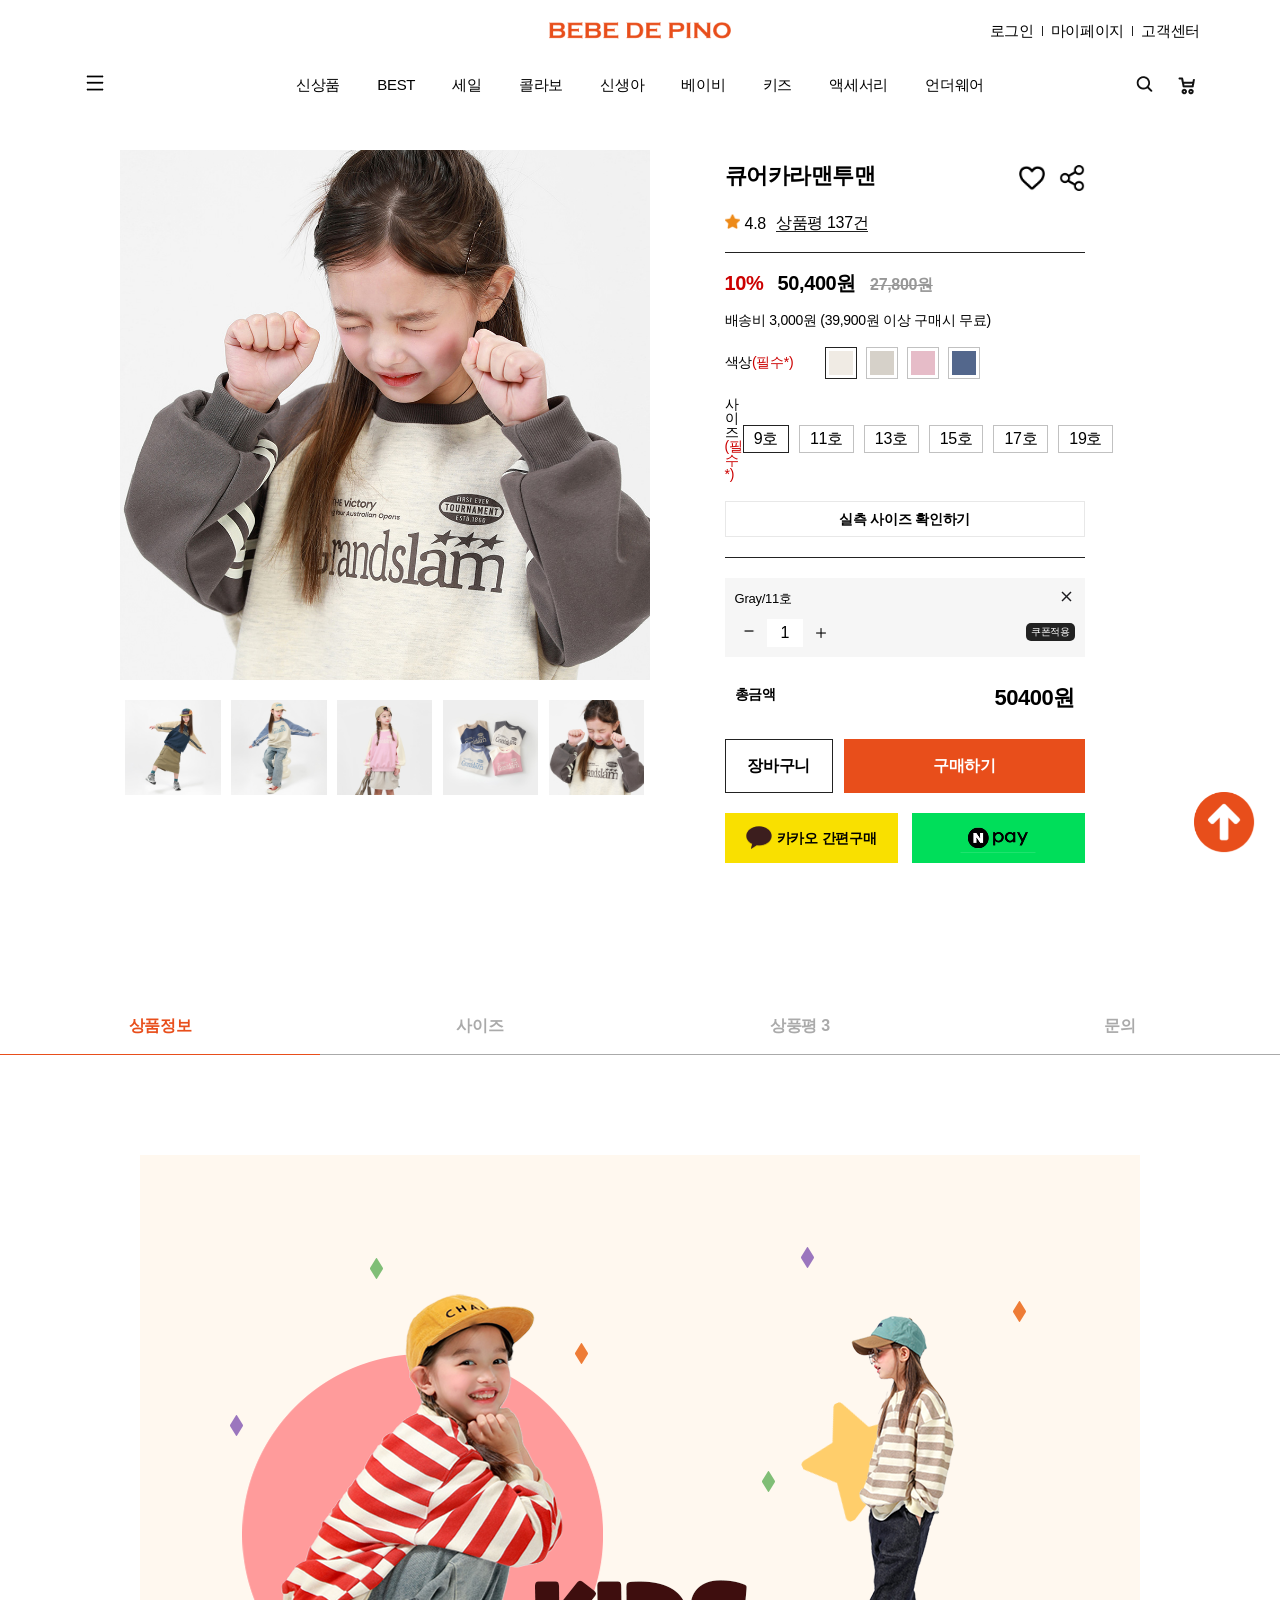
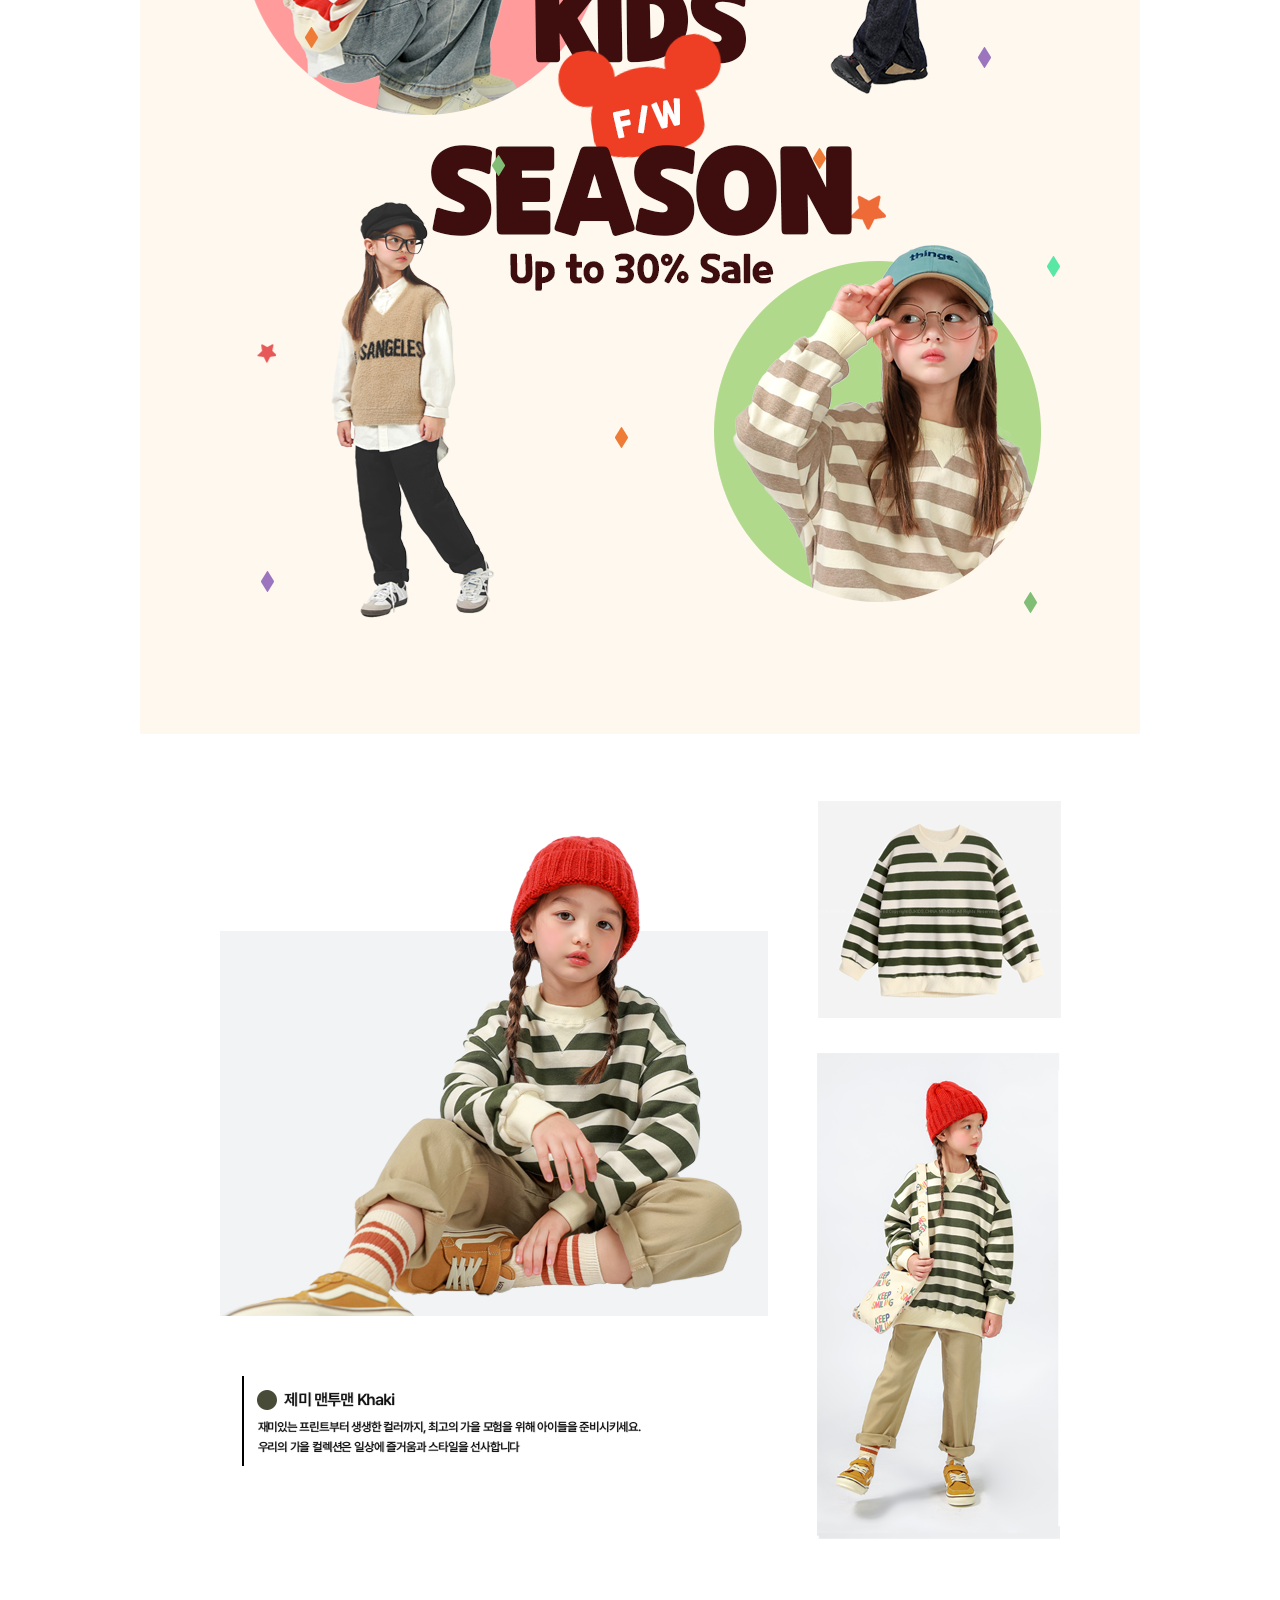
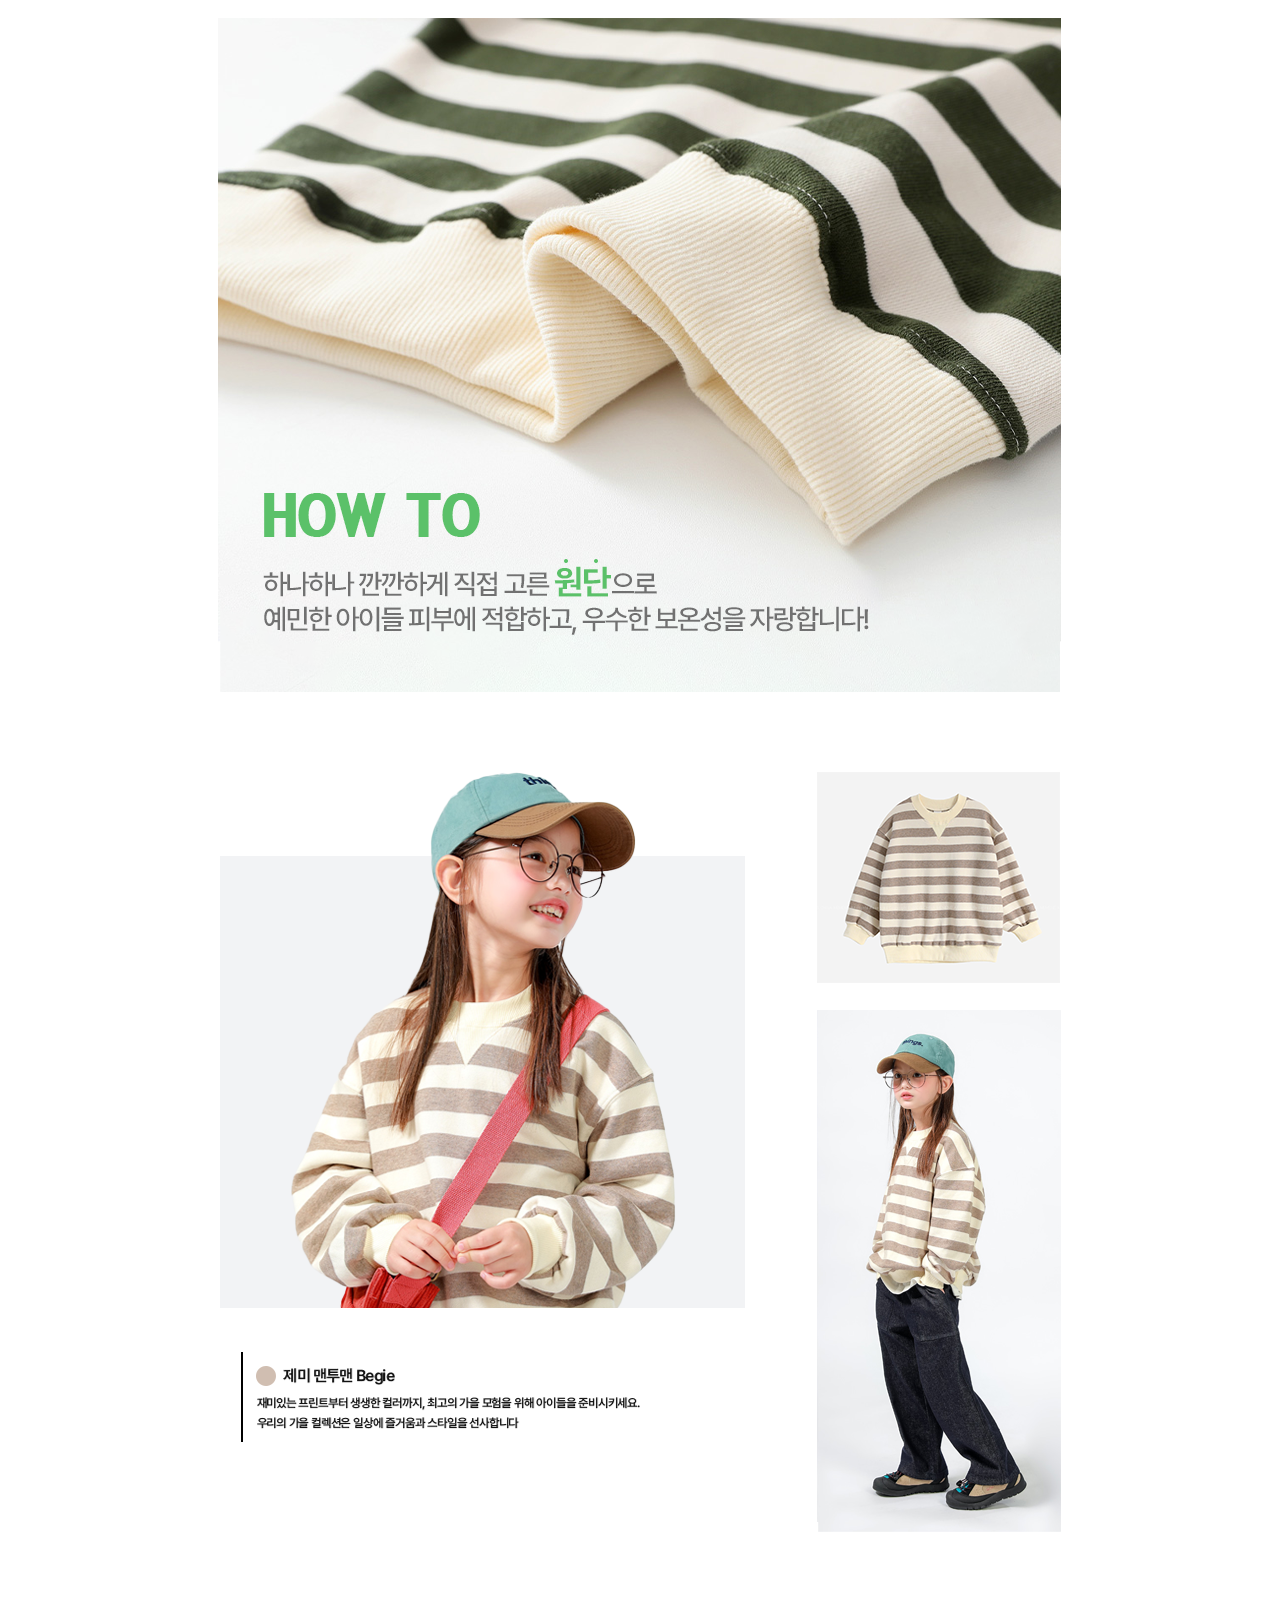
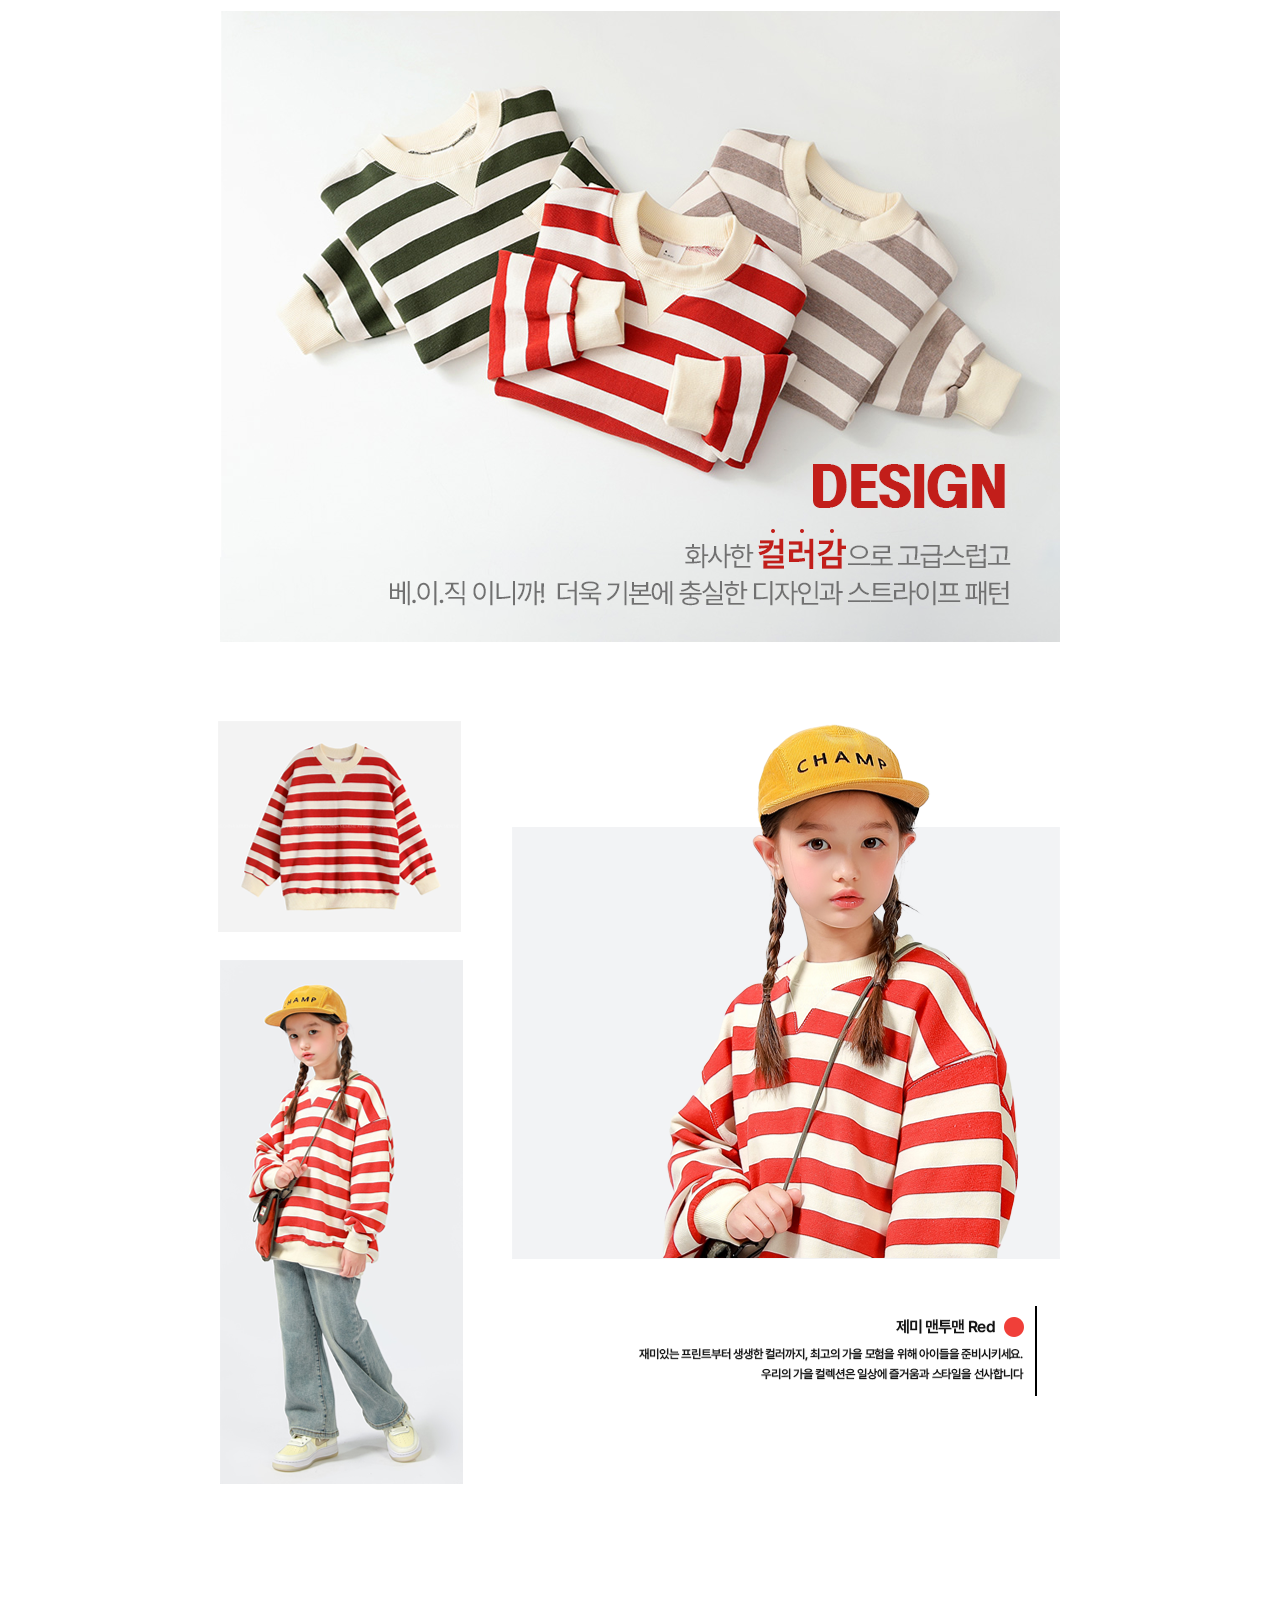
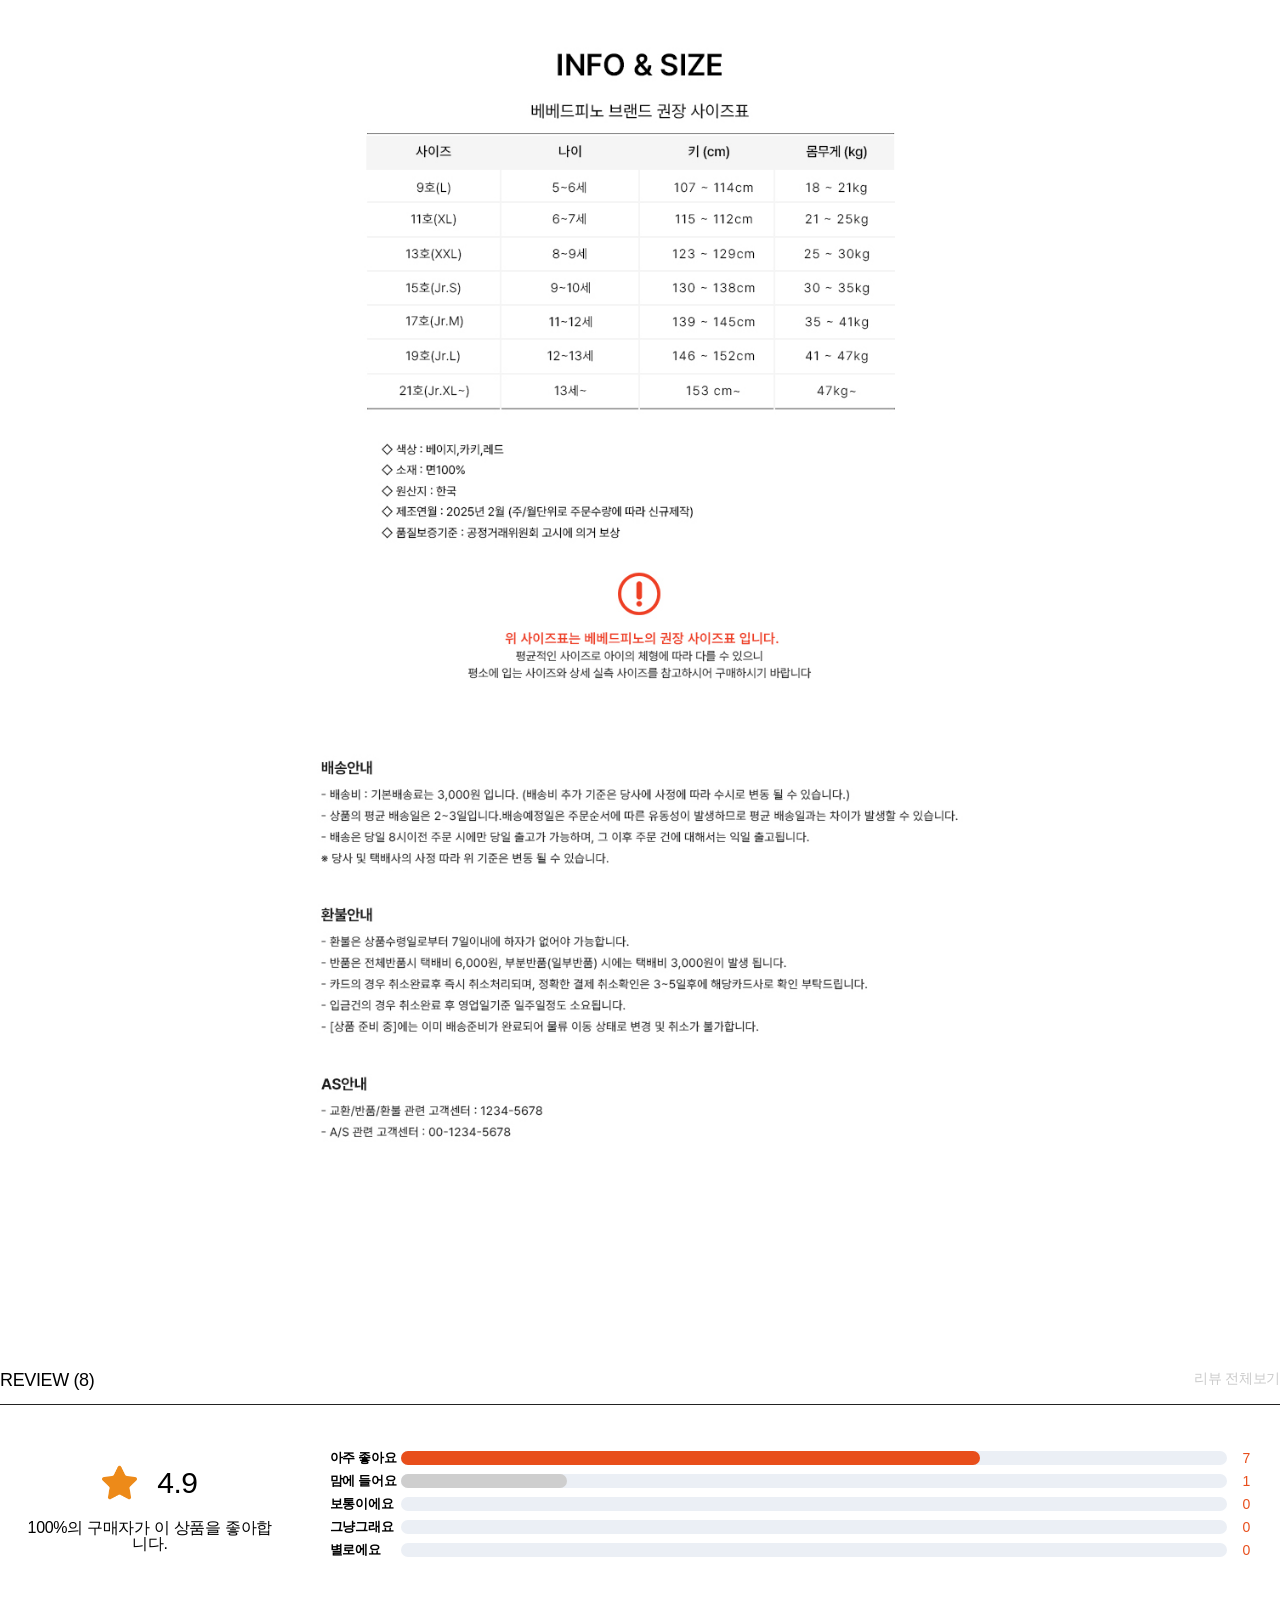
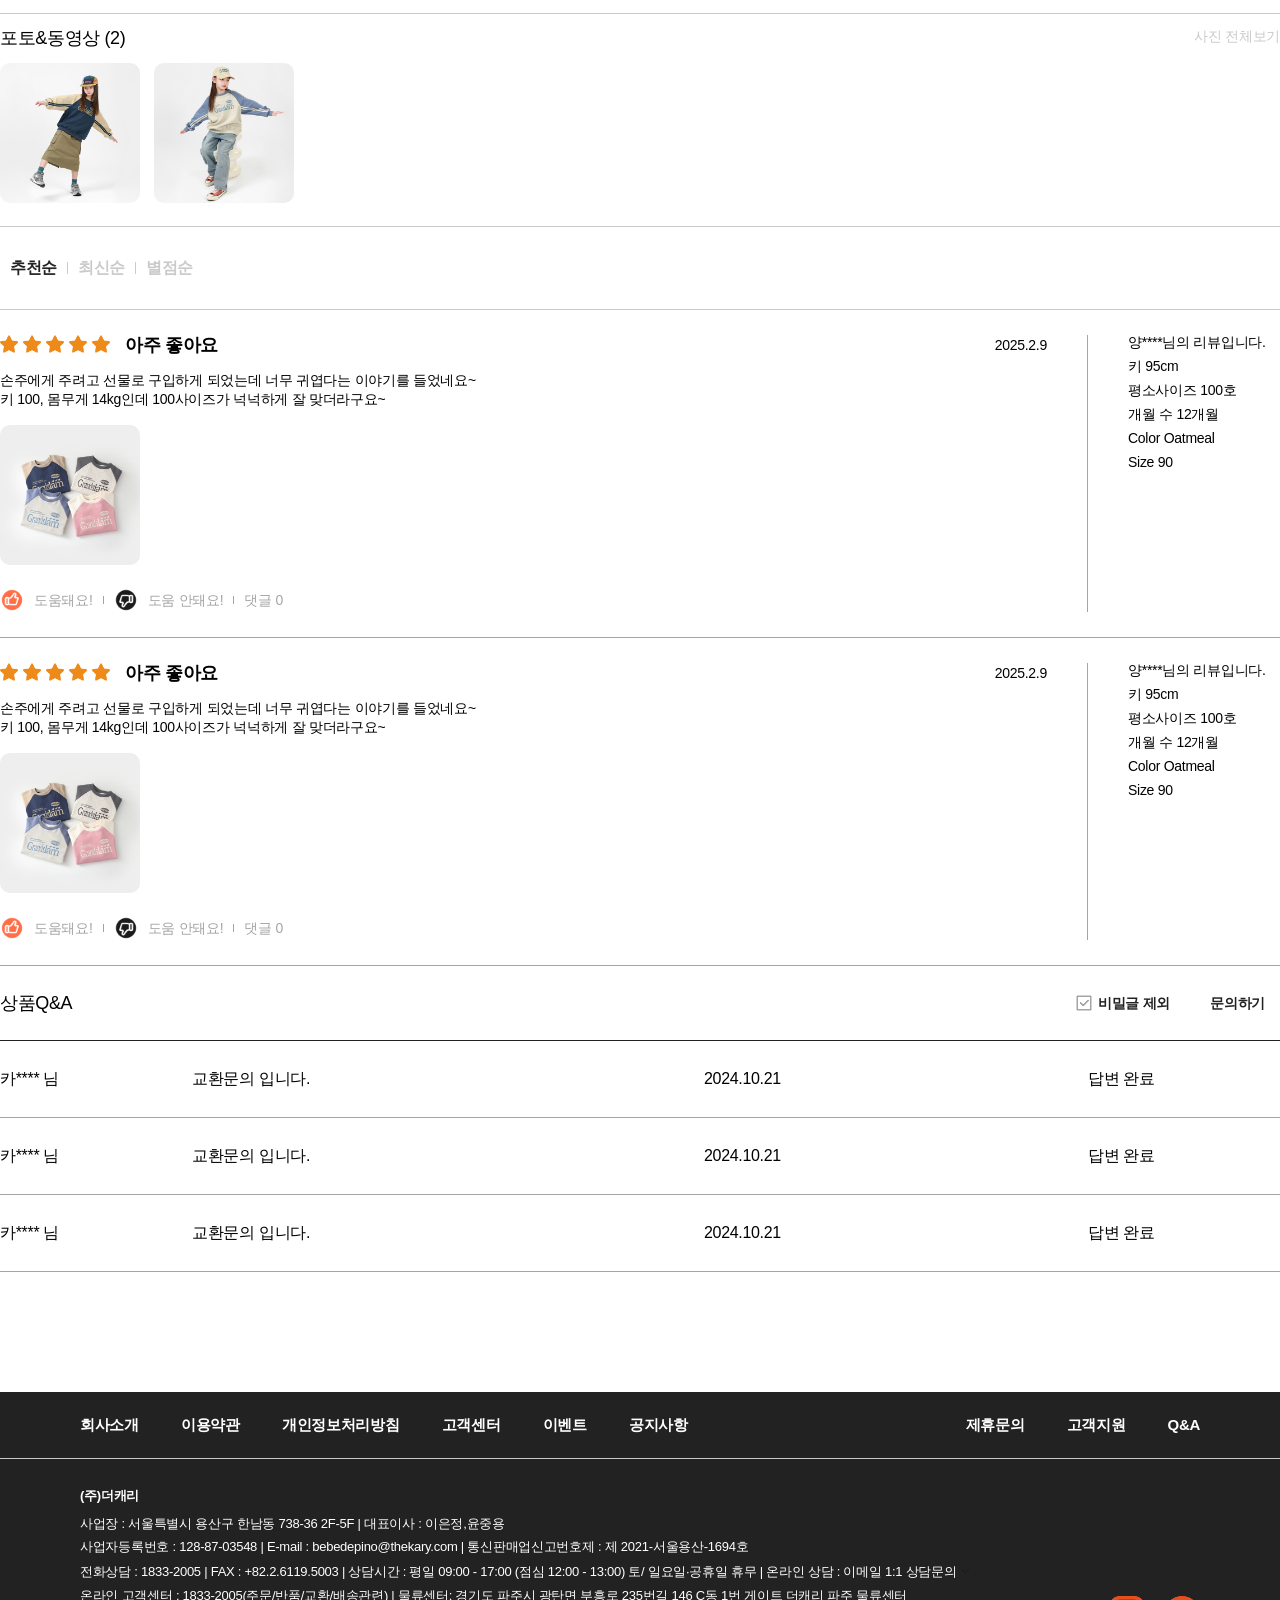
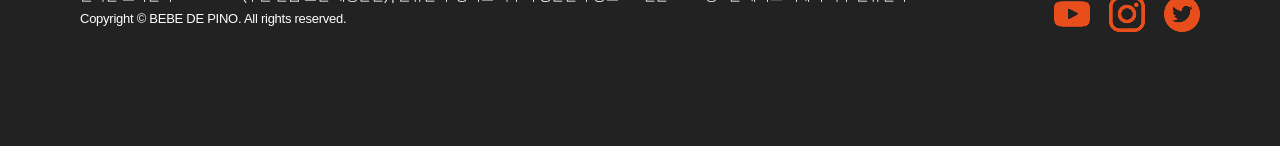
<file: sell_page.html>
<!DOCTYPE html>
<html lang="ko">
<head>
    <meta charset="UTF-8">
    <meta name="viewport" content="width=device-width, initial-scale=1.0">
    <title>bebe_de_pino | 큐어카라맨투맨 </title>
    <link rel="stylesheet" href="./styles/reset.css">
    <link rel="stylesheet" href="./styles/sell_page.css">
    <link rel="stylesheet" href="./styles/common.css">
    <link rel="stylesheet" href="./styles/sell_page_responsive.css">
    <script src="./scripts/index.js" defer></script>
    <script src="./scripts/sell_page.js" defer></script>
    <link rel="stylesheet" href="https://cdn.jsdelivr.net/npm/swiper@11/swiper-bundle.min.css"/>
    <script src="https://cdn.jsdelivr.net/npm/swiper@11/swiper-bundle.min.js"></script>
    <script src="https://cdnjs.cloudflare.com/ajax/libs/jquery/3.7.1/jquery.min.js"></script>
    <link rel="shortcut icon" href="./images/header/top_logo.png" type="image/x-icon">
    <link rel="icon" href="./images/header/top_logo.png" type="image/x-icon">
</head>
<body>
    <!-- 헤더 시작 -->
    <header>
        <div class="inner">
            <div class="top_header">
                <a class="logo" href="./index.html"><h1><img src="./images/header/rogo.png" alt="메인페이지로 가기"></h1></a>
                <div class="top_right_menu">
                    <a href="#">로그인</a>
                    <a href="#">마이페이지</a>
                    <a href="#">고객센터</a>
                </div>
            </div>
            <div class="btm_header">
                <a href="#" class="btm_left_menu"><img src="./images/header/menu.png" alt="메뉴열기"></a>
                <div class="btm_center_menu">
                    <a href="#">신상품</a>
                    <a href="#">BEST</a>
                    <a href="#">세일</a>
                    <a href="#">콜라보</a>
                    <a href="#">신생아</a>
                    <a href="#">베이비</a>
                    <a href="#">키즈</a>
                    <a href="#">액세서리</a>
                    <a href="#">언더웨어</a>
                </div>
                <div class="btm_rigth_menu">
                    <a href="#" class="search_btn"><img src="./images/header/ico_search.png" alt="검색"></a>
                    <a href="#"><img src="./images/header/ico_cart.png" alt="장바구니"></a>
                </div>
            </div>
        </div>
    </header>
    <!-- 헤더 종료 -->
    <!-- 위로가기 시작-->
    <div class="top_arrow">
        <a href="#top_arrow"><img src="./images/header/top_arrow.png" alt="위로가기"></a>
    </div>
    <!-- 위로가기 시작 -->
    <!-- 검색 기능 시작  -->
    <div class="search_aria">
        <a href="#" class="search_close"><img src="./images/header/close.png" alt=""></a>
        <div class="search_inner">
            <form action="#" method="get" id="Search">
                <input type="text" name="userSearch" id="userSearch" maxlength="30" placeholder="검색어를 입력해주세요.">
                <p><img src="./images/header/ico_search_large.png" alt=""></p>
            </form>
            <div class="btm_contents">
                <div class="suggest_search">
                    <h3>추천 검색어</h3>
                    <a href="#">1.와이키</a>
                    <a href="#">2.허니베어</a>
                    <a href="#">3.베니베어</a>
                    <a href="#">4.울오버</a>
                    <a href="#">5.맨투맨</a>
                    <a href="#">6.핑크엘리펀트</a>
                    <a href="#">7.러브데이지</a>
                </div>
                <div class="popular_search">
                    <h3>추천 검색어</h3>
                    <a href="#">1.후드티</a>
                    <a href="#">2.원피스</a>
                    <a href="#">3.티셔츠</a>
                    <a href="#">4.패딩</a>
                    <a href="#">5.가방</a>
                    <a href="#">6.모자</a>
                    <a href="#">7.디즈니</a>
                </div>
            </div>
        </div>
    </div>
    <!-- 검색 기능 시작  -->
    <!-- 메뉴 카테고리 시작  -->
    <div class="header_menu">
        <a href="#" class="menu_close"><img src="./images/header/close.png" alt=""></a>
        <ul class="menu_box">
            <li>
                <div class="menu-item"><a href="#">전체보기</a></div>
            </li>
            <li>
                <div class="menu-item"><a href="#">신상품</a><a href="#">+</a></div>
                <ul class="submenu">
                    <li><a href="#">2025 봄</a></li>
                    <li><a href="#">베이비</a></li>
                    <li><a href="#">키즈</a></li>
                    <li><a href="#">신생아</a></li>
                    <li><a href="#">디즈니</a></li>
                </ul>
            </li>
            <li>
                <div class="menu-item"><a href="#">BEST</a><a href="#">+</a></div>
                <ul class="submenu">
                    <li><a href="#">후드티</a></li>
                    <li><a href="#">티셔츠</a></li>
                    <li><a href="#">바람막이</a></li>
                    <li><a href="#">원피스</a></li>
                    <li><a href="#">맨투맨</a></li>
                </ul>
            </li>
            <li>
                <div class="menu-item"><a href="#">신생아</a><a href="#">+</a></div>
                <ul class="submenu">
                    <li><a href="#">울오버</a></li>
                    <li><a href="#">허니베어</a></li>
                    <li><a href="#">하트제이미</a></li>
                    <li><a href="#">브룩스베이비</a></li>
                    <li><a href="#">레이첼</a></li>
                </ul>
            </li>
            <li>
                <div class="menu-item"><a href="#">베이비</a><a href="#">+</a></div>
                <ul class="submenu">
                    <li><a href="#">상의</a></li>
                    <li><a href="#">하의</a></li>
                    <li><a href="#">수트&드레스</a></li>
                    <li><a href="#">아우터</a></li>
                    <li><a href="#">패딩</a></li>
                </ul>
            </li>
            <li>
                <div class="menu-item"><a href="#">키즈</a><a href="#">+</a></div>
                <ul class="submenu">
                    <li><a href="#">상의</a></li>
                    <li><a href="#">하의</a></li>
                    <li><a href="#">수트&드레스</a></li>
                    <li><a href="#">아우터</a></li>
                </ul>
            </li>
            <li>
                <div class="menu-item"><a href="#">언더웨어</a><a href="#">+</a></div>
                <ul class="submenu">
                    <li><a href="#">언더웨어</a></li>
                    <li><a href="#">파자마</a></li>
                    <li><a href="#">라운지웨어</a></li>
                    <li><a href="#">패밀리웨어</a></li>
                    <li><a href="#">액세서리</a></li>
                    <li><a href="#">펫웨어</a></li>
                    <li><a href="#">세일</a></li>
                    <li><a href="#">아울렛</a></li>
                </ul>
            </li>
            <li>
                <div class="menu-item"><a href="#">액세서리</a><a href="#">+</a></div>
                <ul class="submenu">
                    <li><a href="#">양말</a></li>
                    <li><a href="#">모자</a></li>
                    <li><a href="#">스카프&턱받이</a></li>
                    <li><a href="#">헤어 액세서리</a></li>
                    <li><a href="#">기타</a></li>
                </ul>
            </li>
            <li>
                <div class="menu-item"><a href="#">세일</a><a href="#">+</a></div>
                <ul class="submenu">
                    <li><a href="#">상의</a></li>
                    <li><a href="#">하의</a></li>
                    <li><a href="#">수트&드레스</a></li>
                    <li><a href="#">아우터</a></li>
                    <li><a href="#">패딩</a></li>
                </ul>
            </li>
        </ul>
    </div>
    <!-- 메뉴 카테고리 종료  -->
    <main>
        <div class="sell_container">
            <div class="sell_inner" id="top_arrow">
                <div class="left_contents">
                    <div class="sub_menu">
                        <div class="subBg sub_view1"><img src="./images/sell_page/seb_menu_001.jpg" alt=""></div>
                        <div class="subBg sub_view2"><img src="./images/sell_page/seb_menu_002.jpg" alt=""></div>
                        <div class="subBg sub_view3"><img src="./images/sell_page/seb_menu_003.jpg" alt=""></div>
                        <div class="subBg sub_view4"><img src="./images/sell_page/seb_menu_004.jpg" alt=""></div>
                        <div class="subBg sub_view5"><img src="./images/sell_page/seb_menu_005.jpg" alt=""></div>
                    </div>
                    <div class="main_bg"><img src="./images/sell_page/main_bg.jpg" alt=""></div>
                </div>
                <div class="right_contents">
                    <div class="right_inner">
                        <div class="item_title">
                            <div class="top_text">
                                <h2>큐어카라맨투맨</h2>
                                <div class="top_text_left">
                                    <a href="#" class="heart_on"></a>    
                                    <a href="#" class="share_on"></a>    
                                </div>
                            </div>
                            <div class="star_point">
                                <p><img src="./images/sell_page/star.png" alt=""><span>4.8</span></p>
                                <a href="#" class="review_text">상품평 137건</a>
                            </div>
                        </div>
                        <!-- 제목부터 ~ 별점까지 -->
                        <ul class="middle_title">
                            <li class="price_aria">
                                <span class="sale_persent">10%</span>
                                <em>50,400원</em>
                                <del>27,800원</del>
                            </li>
                            <li class="transfer_price">
                                <p>배송비 <span>3,000원 (39,900원 이상 구매시 무료)</span></p>
                            </li>
                            <li class="select_color">
                                <p>색상<span>(필수*)</span></p>
                                <div class="select_menu">
                                    <a href="#" class="active"><span id="gray"></span></a>
                                    <a href="#"><span id="white_gray"></span></a>
                                    <a href="#"><span id="pink"></span></a>
                                    <a href="#"><span id="chacol"></span></a>
                                </div>
                            </li>
                            <li class="select_size">
                                <p>사이즈<span>(필수*)</span></p>
                                <div class="size_aria">
                                    <a href="#" id="no_9" class="active">9호</a>
                                    <a href="#" id="no_11">11호</a>
                                    <a href="#" id="no_13">13호</a>
                                    <a href="#" id="no_15">15호</a>
                                    <a href="#" id="no_17">17호</a>
                                    <a href="#" id="no_19">19호</a>
                                </div>
                            </li>
                            <li class="size_check">
                                <a href="#"><span>실측 사이즈 확인하기</span></a>
                            </li>
                        </ul>
                        <div class="buy_value">
                            <div class="selling_info"><p>Gray/11호</p><a href="#" id="value_close"><img src="./images/sell_page/close.png" alt=""></a></div>
                            <div class="value_btn">
                                <div class="box">
                                <button type="button" id="numMinus"><img src="./images/sell_page/minus.png" alt=""></button>
                                <input type="number" name="num" id="num" value="1">
                                <button type="button" id="numPlus"><img src="./images/sell_page/plus.png" alt=""></button>
                                <!-- +버튼을 클릭할때마다 input의 value가 1씩 증가하기 --> 
                            </div>
                            <a href="#">쿠폰적용</a>
                            </div>
                        </div>
                        <div class="total_price">
                            <p class="total_left_text">총금액</p>
                            <p class="total_right_text"><em id="total_price_math">50400</em><span>원</span></p>
                        </div>
                        <div class="buy_btn">
                            <div class="top_buy">
                                <a href="#" class="cart">장바구니</a>
                                <a href="#" class="main_buy">구매하기</a>
                            </div>
                            <div class="simple_buy">
                                <a href="#"><img src="./images/sell_page/kakao.png" alt="카카오페이 결제"><span>카카오 간편구매</span></a>
                                <a href="#"><img src="./images/sell_page/naver.png" alt="네이버페이 결제"></a>
                            </div>
                        </div>
                    </div>
                </div>
            </div>
        </div>
        <div class="item_information">
            <a href="#details" class="active">상품정보</a>
            <a href="#size">사이즈</a>
            <a href="#review_area">상풍평 3</a>
            <a href="#qnaArea">문의</a>
        </div>
        <a href="#details" id="details" class="details_page">
            <img src="./images/sell_page/details_page.png" alt="">
        </a>
        <a href="#size" id="size" class="size_page">
            <img src="./images/sell_page/size.jpg" alt="">
        </a>
        <div class="review_aria">
            <div class="review_inner review">
                <div class="revier_container">
                    <div class="review_title"><h2>REVIEW (8)</h2><a href="#" id="review_area">리뷰 전체보기</a></div>
                    <div class="star_point_aria">
                        <div class="left_contents">
                            <div class="top_aria"><img src="./images/sell_page/star.png" alt=""><em>4.9</em></div>
                            <p>100%의 구매자가 이 상품을 좋아합니다.</p>
                        </div>
                        <div class="right_contents">
                            <div class="like_best">
                                <p>아주 좋아요</p>
                                <div class="like_bar"><div class="bar"></div></div>
                                <p class="like_num">7</p>
                            </div>
                            <div class="like_best">
                                <p>맘에 들어요</p>
                                <div class="like_bar"><div class="bar_gray"></div></div>
                                <p class="like_num">1</p>
                            </div>
                            <div class="like_best">
                                <p>보통이에요</p>
                                <div class="like_bar"><div class="bar_X"></div></div>
                                <p class="like_num">0</p>
                            </div>
                            <div class="like_best">
                                <p>그냥그래요</p>
                                <div class="like_bar"><div class="bar_X"></div></div>
                                <p class="like_num">0</p>
                            </div>
                            <div class="like_best">
                                <p>별로에요</p>
                                <div class="like_bar"><div class="bar_X"></div></div>
                                <p class="like_num">0</p>
                            </div>
                        </div>
                    </div>
                </div>
            </div>
            <div class="review_inner review">
                <div class="revier_container">
                    <div class="review_title photo"><h2>포토&동영상 (2)</h2><a href="#">사진 전체보기</a></div>
                    <div class="photo_bg">
                        <a href="#" class="photo1"><img src="./images/sell_page/seb_menu_001.jpg" alt=""></a>
                        <a href="#" class="photo2"><img src="./images/sell_page/seb_menu_002.jpg" alt=""></a>
                    </div>
                </div>
                <div class="review_category">
                    <a href="#" class="active">추천순</a>
                    <a href="#">최신순</a>
                    <a href="#">별점순</a>
                </div>
                <div class="user_review user1">
                    <div class="reviewleft">
                        <div class="top">
                            <div class="star_point">
                                <p><img src="./images/sell_page/star.png" alt=""></p>
                                <p><img src="./images/sell_page/star.png" alt=""></p>
                                <p><img src="./images/sell_page/star.png" alt=""></p>
                                <p><img src="./images/sell_page/star.png" alt=""></p>
                                <p><img src="./images/sell_page/star.png" alt=""></p>
                                <p>아주 좋아요</p>
                            </div>
                            <p>2025.2.9</p>
                        </div>
                        <p class="user_review_text">
                            손주에게 주려고 선물로 구입하게 되었는데 너무 귀엽다는 이야기를 들었네요~<br>
                            키 100, 몸무게 14kg인데 100사이즈가 넉넉하게 잘 맞더라구요~
                        </p>
                        <div class="photo_bg user_review_photo">
                            <a href="#" class="photo1"><img src="./images/sell_page/seb_menu_004.jpg" alt=""></a>
                        </div>
                        <div class="good_bad">
                            <a href="#"><img src="./images/sell_page/good.png" alt=""><span>도움돼요!</span></a>
                            <a href="#"><img src="./images/sell_page/bad.png" alt=""><span>도움 안돼요!</span></a>
                            <a href="#">댓글 0</a>
                        </div>
                    </div>
                    <ul class="reviewright">
                        <li>양****님의 리뷰입니다.</li>
                        <li>키 95cm</li>
                        <li>평소사이즈 100호</li>
                        <li>개월 수 12개월</li>
                        <li>Color Oatmeal</li>
                        <li>Size 90</li>
                    </ul>
                </div>
                <div class="user_review user2">
                    <div class="reviewleft">
                        <div class="top">
                            <div class="star_point">
                                <p><img src="./images/sell_page/star.png" alt=""></p>
                                <p><img src="./images/sell_page/star.png" alt=""></p>
                                <p><img src="./images/sell_page/star.png" alt=""></p>
                                <p><img src="./images/sell_page/star.png" alt=""></p>
                                <p><img src="./images/sell_page/star.png" alt=""></p>
                                <p>아주 좋아요</p>
                            </div>
                            <p>2025.2.9</p>
                        </div>
                        <p class="user_review_text">
                            손주에게 주려고 선물로 구입하게 되었는데 너무 귀엽다는 이야기를 들었네요~<br>
                            키 100, 몸무게 14kg인데 100사이즈가 넉넉하게 잘 맞더라구요~
                        </p>
                        <div class="photo_bg user_review_photo">
                            <a href="#" class="photo1"><img src="./images/sell_page/seb_menu_004.jpg" alt=""></a>
                        </div>
                        <div class="good_bad">
                            <a href="#"><img src="./images/sell_page/good.png" alt=""><span>도움돼요!</span></a>
                            <a href="#"><img src="./images/sell_page/bad.png" alt=""><span>도움 안돼요!</span></a>
                            <a href="#">댓글 0</a>
                        </div>
                    </div>
                    <ul class="reviewright">
                        <li>양****님의 리뷰입니다.</li>
                        <li>키 95cm</li>
                        <li>평소사이즈 100호</li>
                        <li>개월 수 12개월</li>
                        <li>Color Oatmeal</li>
                        <li>Size 90</li>
                    </ul>
                </div>
            </div>
            <div class="review_inner review">
                <div class="revier_container">
                    <div class="review_title qnaTitle">
                        <h2>상품Q&A</h2>
                        <div class="right_contents checkbox_aria">
                            <p class="qnaArea">
                                <input type="checkbox" name="check_box" value="agree_on" id="agree1">
                                <label for="agree1"><span>비밀글 제외</span></label>
                            </p>
                            <a href="#">문의하기</a>
                        </div>
                    </div>
                </div>
                <div class="user_qna_contents">
                    <div class="user_qna">
                        <a href="#">
                            <p>카**** 님</p>
                            <p>교환문의 입니다.</p>
                            <p>2024.10.21</p>
                            <p>답변 완료</p>
                        </a>
                    </div>
                    <div class="user_qna">
                        <a href="#">
                            <p>카**** 님</p>
                            <p>교환문의 입니다.</p>
                            <p>2024.10.21</p>
                            <p>답변 완료</p>
                        </a>
                    </div>
                    <div class="user_qna">
                        <a href="#">
                            <p>카**** 님</p>
                            <p>교환문의 입니다.</p>
                            <p>2024.10.21</p>
                            <p>답변 완료</p>
                        </a>
                    </div>
                </div>
            </div>
        </div>
    </main>
    <footer>
        <div class="footer_top">
            <div class="footer_menu">
                <div class="left_menu">
                    <a href="#">회사소개</a>
                    <a href="#">이용약관</a>
                    <a href="#">개인정보처리방침</a>
                    <a href="#">고객센터</a>
                    <a href="#">이벤트</a>
                    <a href="#">공지사항</a>
                </div>
                <div class="right_menu">
                    <a href="#">제휴문의</a>
                    <a href="#">고객지원</a>
                    <a href="#">Q&A</a>
                </div>
            </div>
        </div>
        <!-- footer 시작 -->
        <div class="footer_btm">
            <div class="footer_btm_left">
                <h2>(주)더캐리</h2>
                <p>사업장 : 서울특별시 용산구 한남동 738-36 2F-5F  |  대표이사 : 이은정,윤중용</p>
                <address>사업자등록번호 : 128-87-03548  |  E-mail : bebedepino@thekary.com  |  통신판매업신고번호제 : 제 2021-서울용산-1694호 </address>
                <p>전화상담 : 1833-2005 | FAX : +82.2.6119.5003 | 상담시간 : 평일 09:00 - 17:00 (점심 12:00 - 13:00) 토/ 일요일·공휴일 휴무  |  온라인 상담 : 이메일 1:1 상담문의 <a href="#"><img src="./images/index/down_arrow.png" alt=""></a></p>
                <p>온라인 고객센터 : 1833-2005(주문/반품/교환/배송관련) | 물류센터: 경기도 파주시 광탄면 부흥로 235번길 146 C동 1번 게이트 더캐리 파주 물류센터</p>
                <p>Copyright © BEBE DE PINO. All rights reserved.</p>
            </div>
            <div class="footer_btm_right">
                <a href="#"><img src="./images/index/twitter.png" alt=""></a>
                <a href="#"><img src="./images/index/instar.png" alt=""></a>
                <a href="#"><img src="./images/index/youtube.png" alt=""></a>
            </div>
        </div> 
        <!-- footer 종료 -->
    </footer>
    <!-- footer 종료 -->
</body>
</html>
</file>
<file: styles/sell_page.css>
body{
    width: 100%;
}
main{
    padding-top: 230px;
}
main .sell_container{
    margin-bottom: 120px;
}
main .sell_container .sell_inner{
    width: 100%;
    padding: 0 120px;
    margin: 0 auto;
    display: flex;
}
main .sell_container .main_bg {
    margin-left: 32px;
    width: 100%;
}
main .sell_container .main_bg img{
    width: 100%;
}
main .sell_container .sell_inner{}
main .sell_container .left_contents{
    display: flex;
    width: 100%;
}
main .sell_container .sub_menu{
    width: 17.3%;
}
main .sell_container .sub_menu .subBg{
    padding-bottom: 21px;
}
main .sell_container .subBg{
}
main .sell_container .subBg img{
    width: 100%;
}
.top_arrow{
    position: fixed; z-index: 999; right: 2%; bottom: 5%;
}
.top_arrow a img{
    width: 60px;
}
.right_contents{
    width: 90%;
    align-content: center;
}
.right_contents .right_inner{
    width: 75%; margin: 0 auto;
}
.right_contents .item_title{
}
.right_contents .item_title .top_text{
    display: flex;
    justify-content: space-between;
}
.top_text_left .heart_on{
    background-image: url(../images/sell_page/heart.png);
    background-size: cover;
    width: 26px; height: 26px;
    display: inline-block;
    content: '';
}
.top_text_left .heart_on:hover{
    background-image: url(../images/sell_page/heart_on.png);
    background-size: cover;
    width: 26px; height: 26px;
    display: inline-block;
    content: '';
}
.top_text_left .share_on{
    background-image: url(../images/sell_page/share.png);
    background-size: cover;
    width: 26px; height: 26px;
    display: inline-block;
    content: '';
}
.top_text_left .share_on:hover{
    background-image: url(../images/sell_page/share_on.png);
    background-size: cover;
    width: 26px; height: 26px;
    display: inline-block;
    content: ''; 
}
.right_contents .item_title .top_text .share_on img{}
.right_contents .item_title .top_text .top_text_left a:last-child{
    margin-left: 10px;
}
.right_contents .item_title .top_text h2{
    font-size: 1.375rem;
    font-weight: 600;
}
.right_contents .item_title .top_text a{}
.right_contents .item_title .top_text a img{
    width: 26px;
}
.right_contents .item_title .star_point{
    display: flex;
    align-items: center;
    padding: 20px 0;
    border-bottom: 1.5px solid #222;
}
.right_contents .item_title .star_point p{margin-right: 5px;}
.right_contents .item_title .star_point p img{
    width: 15px;
    margin-right: 5px;
}
.right_contents .item_title .star_point span{}
.right_contents .item_title .star_point .review_text{
    border-bottom:1px solid #222 ;
    margin-left: 5px;
}
.right_contents .middle_title{
}
.right_contents .middle_title {}
.right_contents .middle_title li{}
.right_contents .middle_title .price_aria{
    padding: 20px 0;
}
.right_contents .middle_title li .sale_persent{
    font-size: 1.25rem; color: #CC0000;
    font-weight: 700;
    margin-right: 10px;
}
.right_contents .middle_title li em{
    font-size: 1.25rem; font-weight: 700;
    margin-right: 10px;
}
.right_contents .middle_title li del{
    color: #979797;
    font-size:1rem; font-weight: 600;
}
.right_contents .middle_title .transfer_price {
    margin-bottom: 20px;
}
.right_contents .middle_title .transfer_price p,
.right_contents .middle_title .transfer_price p span{
    font-size: 0.875rem;
}
.right_contents .middle_title .select_color{
    display: flex;
    align-content: center;
    margin-bottom: 10px;
}
.right_contents .middle_title .select_color p{
    font-size: 0.875rem;
    font-weight: 500;
    align-content: center;
    width: 100px;
}
.right_contents .middle_title .select_color p span{
    font-size: 0.875rem;
    font-weight: 500;
    color: #CC0000;
}
.right_contents .middle_title .select_color .select_menu{
    height: 30px;
    align-content: center;
}
.right_contents .middle_title .select_color .active{
    border: 1px solid #222;
}
.right_contents .middle_title .select_size .active{
    border: 1px solid #222;
}
.right_contents .middle_title .select_color a{
    border: 1px solid #C1C1C1;
    background-color: #fff;
    display: inline-block; text-align: center;
    padding-top: 3px;
    margin-right: 5px;
    width: 32px;
    height: 32px;
}
.right_contents .middle_title .select_color #gray{
    background-color: #F0EBE4;
    width: 24px; height: 24px;
    display: inline-block;
}
.right_contents .middle_title .select_color #white_gray{
    background-color: #D6D1C9;
    width: 24px; height: 24px;
    display: inline-block;
}
.right_contents .middle_title .select_color #pink{
    background-color: #E6BCC8;
    width: 24px; height: 24px;
    display: inline-block;
}
.right_contents .middle_title .select_color #chacol{
    background-color: #53678C;
    width: 24px; height: 24px;
    display: inline-block;
}
.right_contents .middle_title .select_size{
    display: flex;
    align-items: center;
    margin: 20px 0;
}
.right_contents .middle_title .select_size p{
    font-size: 0.875rem;
    font-weight: 500;
    width: 100px;
}
.right_contents .middle_title .select_size p span{
    font-size: 0.875rem;
    font-weight: 500;
    color: #CC0000;
}
.right_contents .middle_title .select_size .size_aria{
    display: flex;
}
.right_contents .middle_title .select_size a{
    padding: 5px 10px;
    border: 1px solid #C1C1C1;
    margin-right: 10px;
    white-space: nowrap;
}
.right_contents .middle_title .select_size #no_9{}
.right_contents .middle_title .select_size #no_11{}
.right_contents .middle_title .select_size #no_13{}
.right_contents .middle_title .select_size #no_15{}
.right_contents .middle_title .select_size #no_17{}
.right_contents .middle_title .select_size #no_19{}
.right_contents .size_check:hover span {border: 1px solid #222;}
.right_contents .size_check {
    margin-top: 10px;
    padding-bottom: 20px;
    border-bottom: 1px solid #222;
}
.right_contents .size_check span{
    display: block;
    text-align: center;
    padding: 10px 0;
    border: 1px solid #E8E8E8;
    font-size:0.875rem; font-weight: 600;
}
.right_contents .buy_value{
    background-color: #F6F6F6;
    padding: 10px 10px;
    margin-top: 20px;
}
.right_contents .buy_value .selling_info{
    display: flex;
    align-items: center;
    justify-content: space-between;
    margin-bottom: 10px;
}
.right_contents .buy_value p{
    font-size: 0.8125rem;
}
.right_contents .buy_value .selling_btm_info{
    display: flex;
    justify-content: space-between;
}
.right_contents .buy_value .selling_btm_info button{
    background-color: #fff;
}
.right_contents .buy_value .box{}
.right_contents .buy_value .value_btn{
    display: flex; align-items: center;
    justify-content: space-between;
}
.right_contents .buy_value .value_btn a{
    font-size:0.625rem;
    color: #fff;
    background-color: #222; align-content: center;
    display: inline; 
    padding: 0 5px; height: 18px;
    border-radius: 5px;
}
.right_contents .buy_value #numMinus {width: 28px; height: 28px;}
.right_contents .buy_value #numMinus img{
    width: 14px;
}
.right_contents .buy_value #num{
    width: 36px; height: 28px; text-align: center;
}
.right_contents .buy_value #numPlus {width: 28px; height: 28px;}
.right_contents .buy_value #numPlus img{
    width: 10px;
}
.right_contents .buy_value .selling_btm_info a{
    align-content: center; font-size: 0.625rem;
    background-color: #222; border-radius: 5px;
    color: #fff;
    padding: 3px 10px;
}
.right_contents .total_price{
    display: flex;
    justify-content: space-between;
    padding: 10px 10px;
    margin: 20px 0;
}
.right_contents .total_price .total_left_text{
    font-size: 0.875rem;
    font-weight: 600;
}
.right_contents .total_price .total_right_text em{
    font-size: 1.375rem;
    font-weight: 600;
}
.right_contents .total_price .total_right_text span{
    font-size: 1.375rem;
    font-weight: 600;
}
.right_contents .buy_btn{

}
.right_contents .buy_btn .top_buy{
    text-align: center;
    display: flex;
    justify-content: space-between;
    margin: 20px 0;
}
.right_contents .buy_btn .top_buy .cart{
    width: 30%;
    display: inline-block;
    padding: 18px 0;
    border: 1px solid #222;
    font-weight: 600;
}
.right_contents .buy_btn .top_buy .main_buy{
    width: 67%;
    display: inline-block;
    padding: 18px 0;
    background-color: #E84E1B;
    border: 1px solid #E84E1B;
    color: #fff;
    font-weight: 700;
}
.right_contents .simple_buy{
    display: flex;
    justify-content: space-between;
}
.right_contents .simple_buy a{
    display: flex;
    width: 48%;
    text-align: center;
    padding: 10px 0;
    align-items: center;
    justify-content: center;
    font-weight: 700;
}
.right_contents .simple_buy a:first-child img:first-child{
    width: 26px;
    height: 23.93px;
}
.right_contents .simple_buy a img{
    display: inline-block;
}
.right_contents .simple_buy a span{
    display: block;
    align-content: center;
    margin-left: 5px;
    font-size: 0.875rem;
    font-weight: 600;
}
.right_contents .simple_buy a:first-child{
    background: #F9E000; 
}
.right_contents .simple_buy a:last-child{
    background: #00DE5A;
}

/* 상품정보 영역 시작 */
.item_information{
    max-width: 1400px; margin: 0 auto;
    display: flex;
}
.item_information a{
    display: inline-block;
    width: calc(1400px / 4);
    padding: 20px 0;
    text-align: center;
    border-bottom: 1px solid #aaa;
    font-weight: 600;
    color: #aaa;
}
.item_information .active{
    color: #E84E1B;
    border-bottom: 1px solid #E84E1B;
}
/* 상품정보 영역 종료 */
/* 상세페이지 시작 */
.details_page{
    display: block;
    max-width: 1000px;
    margin: 100px auto 0;
}
.details_page img{
    width: 100%;
}
/* 상세페이지 종료*/
/* 사이즈 페이지 시작 */
.size_page{
    display: block;
    max-width: 850px;
    margin: 0 auto;
    padding-bottom: 120px;
}
.size_page img{
    width: 100%;
}
/* 사이즈 페이지 종료 */
/* review 시작 */
.review_aria{max-width: 1400px; margin: 0 auto;}
.review_aria .review{}
.review_aria .review .revier_container{}
.review_aria .review .revier_container .review_title{
    display: flex;
    justify-content: space-between;
    padding: 15px 0;
    border-bottom: 1px solid #222;
}
.review_aria .review .revier_container .review_title h2{
    font-size:1.125rem; font-weight: 500;
    white-space: nowrap; align-content: center;
}
.review_aria .review .revier_container .review_title a{color: #CACACA; font-size:0.875rem;}
.review_aria .review .revier_container .star_point_aria{
    display: flex;
}
.review_aria .review .revier_container .star_point_aria .left_contents{
    width: 30%; text-align: center;
    padding: 50px 20px;
    margin: 10.5px 0;
}
.review_aria .review .revier_container .star_point_aria .left_contents .top_aria{
    align-content: center; display: flex;
    justify-content: center;
    margin-bottom: 20px;
}
.review_aria .review .revier_container .star_point_aria .left_contents .top_aria img{
    width: 35px;
}
.review_aria .review .revier_container .star_point_aria .left_contents .top_aria em{
    font-weight: 500; font-size:1.875rem; display: block;
    align-content: center;
    margin-left: 20px;
}
.review_aria .review .revier_container .star_point_aria .right_contents{
    align-content: center;
    padding: 10.5px 30px;
    width: 100%;
}
.review_aria .review .revier_container .star_point_aria .right_contents .like_best{
    display: flex; justify-content: space-between;
}
.review_aria .review .revier_container .star_point_aria .right_contents p:first-child{
    font-size: 0.8125rem; font-weight: 600;
    text-wrap: nowrap;
    display: block; margin-bottom: 10px;
    width: 80px;
}
.review_aria .review .revier_container .star_point_aria .right_contents .like_best .like_bar{
    width: 100%; height: 14px; background-color: #EBEFF5;
    display: block; border-radius: 20px;
    content: ''; margin-right: 15px;
}
.review_aria .review .revier_container .star_point_aria .right_contents .like_best .like_bar .bar{
    width: 70%; height: 14px; background-color: #E84E1B;
    display: block; border-radius: 20px;
    content: ''; margin-right: 15px;
}
.review_aria .review .revier_container .star_point_aria .right_contents .like_best .like_bar .bar_gray{
    width: 20%; height: 14px; background-color: #CECECE;
    display: inline-block; border-radius: 20px;
    content: ''; margin-right: 15px;
}
.review_aria .review .revier_container .star_point_aria .right_contents .like_best .like_num{
    color: #E84E1B; font-size:0.875rem;
}
/* photo 시작 */
.revier_container .photo{
    border-top:1px solid #CACACA ;
    border-bottom:1px solid #fff !important;
}
.photo_bg a{padding-right: 10px;}
.photo_bg {padding-bottom: 20px;}
.photo_bg a img{width: 140px; border-radius: 10px;}
/* photo 종료 */
/* 리뷰카테고리 시작 */
.review_category{
    padding: 25px 10px;
    border-top:1px solid #CACACA ;
    border-bottom:1px solid #CACACA ;
    display: flex;
}
.review_category a{
    font-weight: 600 !important;
    align-items: center;
    display: flex;
}
.review_category .active{
    color: #222;
}
.review_category a {
    color: #CACACA;
}
.review_category a:last-child:after{
    display: none;
    margin-left: 10px;
}
.review_category a::after{
    display: block; height: 12px; width: 1px;
    content: ''; background-color: #CACACA;
    margin: 10px;
}
/* 리뷰카테고리 종료 */
/* 유저 카테고리 시작 */

/* 유저 카테고리 종료 */
.user_review{
    display: flex;
    padding-bottom: 25px;
    border-bottom:1px solid #A5A5A5 ;
}
.user_review .reviewleft{
    width: 85%;
    border-right:1px solid #A5A5A5 ;
    margin-top: 25px;
}
.user_review .top p{
    font-size:0.875rem;
    align-content: center;
    }
.user_review .top{
    justify-content: space-between;
    display: flex;
    padding: 0px 40px 15px 0;
}
.user_review .top .star_point{
    display: flex;
}
.user_review .top .star_point p:last-child {
    margin-left: 10px;
}
.user_review .top .star_point p {
    font-size:1.125rem;
    font-weight: 600;
    margin-right: 5px;
}
.user_review .top .star_point img{
    width: 18px;
}
.user_review_text{
    font-weight: 500;
    font-size:0.875rem;
    line-height: 1.4;
}
.user_review_photo{
    padding-top: 15px;
}
.good_bad{
    display: flex;
}
.good_bad a:nth-child(2),
.good_bad a:nth-child(3){
    padding-left: 10px;
}
.good_bad a:nth-child(3)::after{display: none;}
.good_bad a::after{
    content: ''; display: inline-block;
    width: 1px; height: 8px;
    background-color: #A5A5A5;
}
.good_bad a{
    display: flex;
    font-weight: 500;
    font-size:0.875rem; color: #A5A5A5;
    align-items: center;
}
.good_bad a span{
    font-weight: 500;
    font-size:0.875rem; color: #A5A5A5;
    display: block; height: 100%;
    align-content: center;
    margin-left: 10px;
    margin-right: 10px;
}
.good_bad a img{
    width: 24px;
}
.reviewright {
    margin-left: 40px;
    margin-top: 25px;
}
.reviewright li {
    margin-bottom: 10px; font-size:0.875rem;
    font-weight: 500;
}
/* Qna 시작 */
.qnaTitle{}
.qnaTitle .right_contents{
    display: flex;
}
.qnaTitle .right_contents .secret_btn{
    display: flex;
}
/* .qnaTitle .right_contents .secret_btn {
    display: block; background: url(../images/sell_page/check.png);
} */
.qnaTitle .right_contents .qnaArea #agree1:checked+label{
    background: url(../images/sell_page/check.png);
    background-repeat: no-repeat;
}
.qnaTitle .right_contents .qnaArea label{
    background: url(../images/sell_page/check_off1.png);
    background-repeat: no-repeat;
    background-position: 1px;
    padding: 0px 25px; margin: -2px 0;
    align-content: center;
}
.qnaTitle .right_contents .qnaArea label span{
    font-size:0.875rem; font-weight: 600;
}
.qnaArea {
    display: flex;
}
.check_off span{
    display: inline-block;
}
.check_out img{
    width: 20px;
}
.check_on img{
    width: 20px;
}
.qnaTitle .right_contents {
    display: flex;
    justify-content: end;
}
.qnaTitle .right_contents p{
    font-size:0.875rem;
    align-content: center;
    color: #222;
    font-weight: 600;
}
.qnaTitle .right_contents a{
    font-size:0.875rem;
    align-content: center;
    padding-left: 15px;
    color: #222 !important;
    font-weight: 600;
}

/* Qna 종료 */
/* user Qna 시작 */
.user_qna_contents{
    margin-bottom: 120px;
}
.user_qna{}
.user_qna a{
    display: flex; padding: 30px 0;
    border-bottom: 1px solid #A5A5A5;
}
.user_qna a p:nth-child(1){
    width: 15%
}
.user_qna a p:nth-child(2){
    width: 40%;
}
.user_qna a p:nth-child(3){
    width: 30%;
}
.user_qna a p:nth-child(4){
    width: 15%;
}
/* user Qna 종료 */

/* review 종료 */
</file>
<file: styles/common.css>
header{
    max-width: 1920px;
    width: 100%;
    height: 110px;
    background-color: #fff; align-content: center;
    z-index: 600;
    position: fixed; left: 0; top: 0;
}
header .inner{
    width: 100%; margin: 0 auto;   
    padding: 0 80px;
}
header .inner .top_header{
    display: flex; align-items: center;
    justify-content: end;
    height: 60px;
}
header .inner .top_header .logo{
    position: absolute; left: 50%; transform: translateX(-50%);
    z-index: 999;
}
header .inner .top_header .logo img{}
header .inner .top_header .top_right_menu{
    display: flex;
}
header .inner .top_header .top_right_menu a:last-child::after{display:none;}
header .inner .top_header .top_right_menu a::after{
    display: inline-block; content: '';
    width: 1px; height: 10px; 
    background-color: #222;
    margin: 0 8px;
}
header .inner .top_header .top_right_menu a{
    font-size: 0.9375rem;
}
header .inner .btm_header {
    display: flex; justify-content: space-between; position: relative;
    height: 50px;
    align-items: center;
}
header .inner .btm_header .btm_left_menu{}
header .inner .btm_header .btm_left_menu img{}
header .inner .btm_header .btm_center_menu {
    position: absolute; left: 50%;
    transform: translateX(-50%);
    white-space: nowrap;
}
header .inner .btm_header .btm_center_menu a{
    font-size: 0.9375rem;
    margin-right: 33px;
}
header .inner .btm_header .btm_center_menu a:last-child{margin-right: 0px;}
header .inner .btm_header .btm_center_menu a:hover{
    border-bottom:1px solid #222;
}
header .inner .btm_header .btm_rigth_menu{}
header .inner .btm_header .btm_rigth_menu a{
    padding-left: 15px;
}
header .inner .btm_header .btm_rigth_menu a img{}

/* search 버튼 시작 */
.search_aria {
    position: fixed; left: 0; top: 110px;
    z-index: 600;
    max-width: 1920px;
    width: 100%;
    height: 440px;
    background-color: #fff;
    align-content: center;
}
.search_aria .search_inner {
    width: 440px;
    margin: 0 auto;
}
.search_aria .search_inner form {
    display: flex; align-items: center;
    position: relative;
}
.search_aria .search_inner input {
    width: 100%;
    padding: 10px 0;
    font-size: 1.375rem;
    border-bottom: 2px solid #222;
}
.search_aria .search_inner form p {
    position: absolute; right: 0; top: 10px;
}
.search_aria .search_inner .btm_contents {
    display: flex; justify-content: space-between;
}
.search_aria .search_inner .btm_contents > div{
    display: flex; flex-flow: column nowrap;
    width: 200px;
}
.search_aria .search_inner .btm_contents > div h3{
    font-size: 1.0625rem;
    font-weight: 500;
    padding: 30px 0 20px 0;
}
.search_aria .search_inner .btm_contents > div a{
    
    padding-bottom: 20px;
}
.search_aria .search_inner .btm_contents > div a:nth-child(2),
.search_aria .search_inner .btm_contents > div a:nth-child(3),
.search_aria .search_inner .btm_contents > div a:nth-child(4){
    color: #E84E1B;
}
.search_close{
    position: absolute; right: 80px; top: 20px;
}


/* search 버튼 종료 */



/* footer */
footer {
    max-width: 1920px;
    height: 354px;
    background-color: #222;
    color: #fff;
}
footer .footer_top{
    border-bottom:1px solid #C9C9C9;
    padding: 0 80px;
}
footer .footer_top .footer_menu{
    display: flex;
    padding: 0 80px;
    justify-content: space-between;
    padding: 25px 0;
}
footer .footer_top .footer_menu .left_menu{}
footer .footer_top .footer_menu .left_menu a:hover{
    border-bottom:1px solid #fff;
}
footer .footer_top .footer_menu .left_menu a{
    color: #fff;
    margin-right: 38px;
    font-size: 0.9375rem;
    font-weight: 700;
}
footer .footer_top .footer_menu .left_menu a:last-child{
    margin-right: 0;
}
footer .footer_top .footer_menu .right_menu{  
}
footer .footer_top .footer_menu .right_menu a:hover{
    border-bottom:1px solid #fff;
}
footer .footer_top .footer_menu .right_menu a{
    color: #fff;
    margin-left: 38px;
    font-size: 0.9375rem;
    font-weight: 700;
}
footer .footer_btm {
    display: flex;
    padding: 0 80px;
    margin: 0 auto;
    position: relative;
}
footer .footer_btm h2{
    margin-top: 30px;
    margin-bottom: 15px;
    font-size: 0.8125rem;
    font-weight: 700;
}
footer .footer_btm address{font-size: 0.8125rem; margin-bottom: 10px;}
footer .footer_btm p {font-size: 0.8125rem; margin-bottom: 10px;}
footer .footer_btm .footer_btm_right {position: absolute; right: 80px; bottom: 0;}
footer .footer_btm .footer_btm_right a {padding-left: 15px;}

/* header_menu 시작 */
main{}
.header_menu{
    width: 35%;
    height: 100vh;
    position: fixed; left: -50%; top: 0;
    z-index: 1000;
    background-color: rgba(255, 255, 255)
}
.header_menu .menu_close{
    width: 78%; margin: 0 auto; display: block; padding-top: 50px;
}
.header_menu .menu_close img{}
.header_menu .menu_box{
    padding-top: 55px;
    width: 80%;
    margin: 0 auto;
}
.header_menu .menu_box .menu-item{margin-bottom: 22px; display: flex; justify-content: space-between;}
.header_menu .menu_box a{}
.header_menu .menu_box .submenu{padding-bottom: 7px;}
.header_menu .menu_box li{padding: 0 0 15px 15px;}
.header_menu .menu_box li:last-child{padding: 0 0 0 15px;}
.header_menu .menu_box li .menu-item{}
.header_menu .menu_box li .menu-item a{
    font-size:1.125rem;
    font-weight: 700;
}
.header_menu .menu_box li .active a{
    color: #E84E1B;
}
.header_menu .menu_box li .menu-item li{}
.header_menu .menu_box li .submenu li a{
    font-size: 0.9375rem;
    font-weight: 400;
}
/* header_menu 종료*/
</file>
<file: styles/sell_page_responsive.css>
@media screen and (max-width:1880px) {
    main{
        padding-top: 150px;
    }
    .left_contents{
        flex-flow: column nowrap;
    }
    .left_contents .sub_menu{
        display: flex;
        width: 100% !important;
        order: 2;
    }
    .left_contents .subBg img{
    }
    .main_bg{display:flex ; order: 1;}
    main .sell_container .main_bg {
        margin-left: 0px;
    }
    .sub_menu .subBg{
        margin-top: 20px;
        display: flex;
        width: 100%; justify-content: center; align-items: center;
    }
    .sub_menu .subBg img{
        width: 90% !important;
    }
    main .sell_container .sub_menu .subBg{
        padding-bottom: 0px;
    }
    .right_contents{
        padding: 15px;
    }
}
@media screen and (max-width:1250px) {
    body{
        width: 100%;
    }
    .top_arrow{ width: none !important;}
    /* search  */
    .search_aria .search_inner {
        width: 40%;
        margin: 0 auto;
    }
    .search_aria .search_inner input {
        font-size:1.125rem;
    }
    .search_aria p img{
        width: 22px;
    }
    .search_aria .search_inner .btm_contents > div h3 {
        font-size: 0.9375rem;
    }
    .search_aria .search_inner .btm_contents > div a {
        font-size: 0.8125rem;
    }
    /* search  */
    /* hedaer */
    header{
    }
    header .inner{
        width: 100%;
    }
    header .inner .top_header{
    }
    header .inner .btm_header .btm_center_menu a{
        margin-right: 15px;
    }
    /* 1250시작 판매 aria */
    main .sell_container {
        margin-bottom: 80px;
    }
    .right_contents .item_title .top_text h2{
        font-size:1.25rem;
        font-weight: 600;
    }
    .top_text_left .heart_on{
        width: 18px; height: 18px;
    }
    .top_text_left .heart_on:hover{
        width: 18px; height: 18px;
    }
    .top_text_left .share_on{
        width: 18px; height: 18px;
    }
    .top_text_left .share_on:hover{
        width: 18px; height: 18px;
    }
    .right_contents .middle_title li .sale_persent{
        font-size:1.125rem; color: #CC0000;
        font-weight: 700;
    }
    .right_contents .middle_title li em{
        font-size:1.125rem; font-weight: 700;
    }
    .right_contents .right_inner {
        width: 85% !important;
        margin: 0 auto;
    }   
    .right_contents .middle_title li del{
        color: #979797;
        font-size:0.875rem; font-weight: 600;
    }
    .right_contents .middle_title .transfer_price p,
    .right_contents .middle_title .transfer_price p span{
        font-size:0.75rem;
    }.right_contents .middle_title .select_color p{
        font-size:0.75rem;
        font-weight: 500;
        align-content: center;
        width: 80px;
    }
    .right_contents .middle_title .select_color p span{
        font-size:0.75rem;
    }
    .right_contents .middle_title .select_color a{
        width: 24px;
        height: 24px;
    }
    .right_contents .middle_title .select_color{
        display: flex;
        align-content: center;
        margin-bottom: 0px;
    }
    .right_contents .middle_title .select_color #gray,
    .right_contents .middle_title .select_color #white_gray,
    .right_contents .middle_title .select_color #pink,
    .right_contents .middle_title .select_color #chacol{
        width: 18px; height: 18px;
        position: relative; bottom: 1px;
    }
    .right_contents .middle_title .select_size p {
        font-size:0.75rem;
        width: 80px;
    }
    .right_contents .middle_title .select_size p span {
        font-size:0.75rem;
    }
    .right_contents .middle_title .select_size a{
        font-size: 0.6875rem;
        padding: 3px 5px;
    }
    .right_contents .size_check span{
        font-size:0.75rem;
    }
    .right_contents .buy_value p {
        font-size: 0.6875rem;
    }
    .right_contents .total_price .total_left_text {
        font-size:0.75rem;
    }
    .right_contents .total_price .total_right_text em {
        font-size:1.125rem;
    }
    .right_contents .total_price .total_right_text span {
        font-size:1.125rem;
    }
    .right_contents .middle_title .price_aria {
        padding: 15px 0;
    }
    .right_contents .item_title .star_point {
        padding: 15px 0;
    }
    .right_contents .middle_title .transfer_price {
        margin-bottom: 15px;
    }
    .right_contents .middle_title .select_size{
        margin: 15px 0;
    }
    .right_contents .total_price {
        margin: 15px 0;
        padding: 0;
    }
    .right_contents .buy_btn .top_buy {
        margin: 15px 0;
    }
    .right_contents .buy_btn .top_buy .cart,
    .right_contents .buy_btn .top_buy .main_buy{
        padding: 12px 0;
    }
    .right_contents .simple_buy a {
        padding: 5px 0;
    }
    .item_information{
        padding: 0 80px;
    }
    .review_aria {
        padding: 0 80px;
    }
    .review_aria .review .revier_container .review_title h2 {
        font-size:1rem;
    }
    .review_aria .review .revier_container .review_title a {
        font-size: 0.8125rem;
    }
    .review_aria .review .revier_container .star_point_aria .left_contents .top_aria img {
        width: 30px;
    }
    .review_aria .review .revier_container .star_point_aria .left_contents .top_aria em {
        font-size:1.5rem;
    }
    .review_aria .review .revier_container .star_point_aria .left_contents p{
        font-size:0.625rem 
    }
    .review_category a {
        font-size:0.875rem;
    }
    .user_review .top .star_point p{

    }
    .user_review{
        display: block;
        padding: 0px 0 15px 0;
    }
    .user_review .top {

        padding: 0px 0 15px 0;
    }
    .user_review .reviewleft {
        border-right: 0;
    }
    .reviewright {
        display: none;
    }
    .user_review .top .star_point p:last-child {
        font-size:1rem;
    }
    .qnaTitle .right_contents .qnaArea label span{
        font-size:0.75rem;
    }
    .review_aria .review .revier_container .review_title a{
        font-size:0.75rem;
    }
    .user_qna a p{
        font-size:0.75rem;
    }
    .user_qna a p:nth-child(1){
        padding-left: 20px;
    }
    .user_qna a p:nth-child(2){
        padding-left: 20px;
    }
    .user_qna a p:nth-child(3){
        text-align: center;
    }
    .user_qna a p:nth-child(4){
        text-align: center;
    }
    .photo_bg{
        width: 70%; display: flex;
    }
    .photo_bg a img{
        width: 100%;
    }
    .user_review_photo{
        width: 34%;
    }
    .size_page{
        padding-bottom: 80px !important;
    }
    /* 1250시작 판매 aria 종료 */
}
/* 1250 end */  
@media screen and (max-width:870px) {
    /* search */
    .search_close{
        position: absolute; right: 15px; top: 10px;
    }
    .search_close img{
        width: 22px;
    }
    /* search */
    /* =============================2행 반응형디자인(759~900) */
}        
/* 769~900 end */

@media screen and (max-width:1024px) {
    /*================================== 공통 선택자 + 1행 반응형 디자인(mobile) */
    /* header 시작 */
    header {
        width: 100%;
        height: 90px;
    }
    header .inner{
        width: 100%;
    }
    header .inner .btm_header .btm_center_menu {
        display: none;
    }
    header .inner .top_header .top_right_menu {
        display: none;
    }
    header .inner .btm_header {
        display: flex;
        justify-content: space-between;
        position: absolute; left: 0; top: 22%;
        width: 100% !important;
        padding: 0 15px;
        height: 50px;
        align-items: center;
    }
    header .inner .btm_header .btm_rigth_menu {
        display: flex;
    }
    .right_contents .buy_btn .top_buy .cart, .right_contents .buy_btn .top_buy .main_buy {
        font-size:0.75rem;
    }
    main .sell_container .sell_inner{
        padding: 0 15px;
    }
    .search_aria {
        position: fixed; left: 0; top: 90px;
    }
    .right_contents .item_title .top_text h2{
        font-size:1.25rem;
        font-weight: 600;
    }
    .top_text_left .heart_on{
        width: 18px; height: 18px;
    }
    .top_text_left .heart_on:hover{
        width: 18px; height: 18px;
    }
    .top_text_left .share_on{
        width: 18px; height: 18px;
    }
    .top_text_left .share_on:hover{
        width: 18px; height: 18px;
    }
    .right_contents .middle_title li .sale_persent{
        font-size:1.125rem; color: #CC0000;
        font-weight: 700;
    }
    .right_contents .middle_title li em{
        font-size:1.125rem; font-weight: 700;
    }    
    .right_contents .middle_title li del{
        color: #979797;
        font-size:0.875rem; font-weight: 600;
    }
    .right_contents .middle_title .transfer_price p,
    .right_contents .middle_title .transfer_price p span{
        font-size:0.75rem;
    }.right_contents .middle_title .select_color p{
        font-size:0.75rem;
        font-weight: 500;
        align-content: center;
        width: 80px;
    }
    .right_contents .middle_title .select_color p span{
        font-size:0.75rem;
    }
    .right_contents .middle_title .select_color a{
        width: 24px;
        height: 24px;
    }
    .right_contents .middle_title .select_color{
        display: flex;
        align-content: center;
        margin-bottom: 0px;
    }
    .right_contents .middle_title .select_color #gray,
    .right_contents .middle_title .select_color #white_gray,
    .right_contents .middle_title .select_color #pink,
    .right_contents .middle_title .select_color #chacol{
        width: 18px; height: 18px;
        position: relative; bottom: 1px;
    }
    .right_contents .middle_title .select_size p {
        font-size:0.75rem;
        width: 80px;
    }
    .right_contents .middle_title .select_size p span {
        font-size:0.75rem;
    }
    .right_contents .middle_title .select_size a{
        font-size: 0.6875rem;
        padding: 3px 5px;
    }
    .right_contents .size_check span{
        font-size:0.75rem;
    }
    .right_contents .buy_value p {
        font-size: 0.6875rem;
    }
    .right_contents .total_price .total_left_text {
        font-size:0.75rem;
    }
    .right_contents .total_price .total_right_text em {
        font-size:1.125rem;
    }
    .right_contents .buy_value{
        margin-top: 10px;
    }
    .right_contents .total_price .total_right_text span {
        font-size:1.125rem;
    }
    .right_contents .middle_title .price_aria {
        padding: 10px 0;
    }
    .right_contents .item_title .star_point {
        padding: 10px 0;
    }
    .right_contents .middle_title .transfer_price {
        margin-bottom: 10px;
    }
    .right_contents .middle_title .select_size{
        margin: 10px 0;
    }
    .right_contents .total_price {
        margin: 10px 0;
        padding: 0;
    }
    .right_contents .buy_btn .top_buy {
        margin: 10px 0;
    }
    .right_contents .buy_btn .top_buy .cart,
    .right_contents .buy_btn .top_buy .main_buy{
        padding: 12px 0;
    }
    .right_contents .simple_buy a {
        padding: 5px 0;
    }
    .size_page{
        padding-bottom: 0px !important;
    }
}
    /* 1250시작 판매 aria 종료 */    
    /* header 종료 */
    @media screen and (max-width:983px) {
        footer .footer_top{
            padding: 0 15px;
        }
        footer .footer_top .footer_menu {
            display: flex;
            justify-content: left;
            overflow: hidden;
        }
        footer .footer_top .footer_menu .left_menu {
            display: flex;
            justify-content: center;
        }
        footer .footer_top .footer_menu .left_menu a{
            font-size: 0.6875rem;
            white-space: nowrap;
            margin-right: 22px;
        }
        footer .footer_top .footer_menu .right_menu{  
            display: none;
        }
        footer .footer_btm .footer_btm_left{
            display: flex;
            flex-flow: column nowrap;
        }
        footer .footer_btm .footer_btm_right {
            position: absolute;
            left: 0px;
            bottom: -45px;
        }
        footer .footer_btm {
            padding: 0 15px;
        }
        footer .footer_btm h2 {
            font-size: 0.6875rem;
        }
        footer .footer_btm p {
            font-size: 0.6875rem;
        }
        footer .footer_btm address {
            font-size: 0.6875rem;
        }
        .footer_btm_right a img{
            width: 28px;
        }
        .top_arrow a img {
            width: 40px;
        }
    }
    /* =============================1행 반응형디자인(mobile) */
@media screen and (max-width:500px){
    .top_header .logo img {
        width: 90%;
    }
    header .inner .btm_header .btm_rigth_menu a {
        padding-left: 10px;
    }
    header .inner .btm_header .btm_rigth_menu a:first-child {
        padding-left: 0;
    }
    .search_aria {
        height: 300px !important;
    }
    .search_aria .search_inner .btm_contents > div h3 {
        font-size: 0.8125rem;
    }
    .search_aria .search_inner .btm_contents > div a {
        padding-bottom: 10px !important;
    }
}

@media screen and (max-width:790px){
    main .sell_container .sell_inner{
        flex-flow: column nowrap;

    }
    .item_information{
        padding: 0 15px;
    }
    .details_page {
        width: 100%;
        padding: 0 15px;
    }
    .right_contents {
        width: 100%;
        align-content: center;
        padding: 60px 0 0 0;
    }
    .right_contents .right_inner {
        width: 100%;
        margin: 0 auto;
    }
    .right_contents .buy_value #numMinus{
        width: 20px; height: 20px;
    }
    .right_contents .buy_value #numPlus {
        width: 20px; height: 20px;
    }
    .right_contents .buy_value #num {
        width: 30px; height: 20px;
    }
    .right_contents .item_title .star_point .review_text {
        font-size:0.75rem;
    }
    .right_contents .item_title .star_point span {
        font-size:0.75rem;
        display: inline-block;
    }
    .right_contents .item_title .star_point p img {
        width: 14px;
    }
    .right_contents .middle_title li .sale_persent {
        font-size: 0.9375rem;
    }
    .right_contents .middle_title li em {
        font-size: 0.9375rem;
    }
    .right_contents .middle_title li del {
        font-size:0.75rem;
    }
    .right_contents .middle_title .select_size .size_aria a {
        font-size:0.625rem;
        padding: 2px 4px;
    }
    .right_contents .item_title .star_point p {
        display: flex; align-items: center;
    }
    .right_contents .middle_title .select_color a {
        width: 20px;
        height: 20px;
    }
    .right_contents .middle_title .select_color #gray, .right_contents .middle_title .select_color #white_gray, .right_contents .middle_title .select_color #pink, .right_contents .middle_title .select_color #chacol {
        width: 16px;
        height: 16px;
        position: relative; bottom: 2px;
    }
    .right_contents .size_check span {
        font-size:0.625rem;
    }
    .right_contents .size_check {
        padding-bottom: 10px;
    }
    .right_contents .total_price .total_right_text em {
        font-size:0.875rem;
    }
    .right_contents .total_price .total_left_text {
        font-size:0.625rem;
        align-content: center;
    }
    .right_contents .middle_title .select_size a {
        margin-right: 5px !important;
    }
    .right_contents .buy_btn .top_buy .cart, .right_contents .buy_btn .top_buy .main_buy {
        font-size:0.75rem;
    }
    .right_contents .simple_buy a span {
        font-size:0.625rem;
        margin-left: 5px;
    }
    .right_contents .simple_buy a img {
        width: 50px;
    }
    .right_contents .simple_buy a:first-child img:first-child {
        width: 18px;
        height: 16px;
    }
    .right_contents .simple_buy a{
        height: 40px;
    }
    .review_aria {
        padding: 0 15px;
    }
    .review_aria .review .revier_container .star_point_aria .right_contents {
        padding: 10.5px 10px;
    }
    .review_aria .review .revier_container .star_point_aria .left_contents .top_aria img {
        width: 20px;
    }
    .review_aria .review .revier_container .star_point_aria .left_contents .top_aria em {
        font-size:1rem; margin-left: 10px;
    }
    .review_aria .review .revier_container .star_point_aria .left_contents {
        width: 40%;
        text-align: center;
        padding: 50px 20px;
        margin: 10.5px 0;
    }
    .review_aria .review .revier_container .star_point_aria .left_contents p {
        font-size:0.5625rem;
    }
    .review_aria .review .revier_container .star_point_aria .right_contents p:first-child{
        font-size:0.5625rem;
        width: 70px;
    }
    .review_aria .review .revier_container .star_point_aria .right_contents .like_best .like_num{
        font-size:0.875rem;
    }
    .review_aria .review .revier_container .review_title h2 {
        font-size:0.75rem;
    }
    .review_aria .review .revier_container .review_title a {
        font-size: 0.6875rem;
    }
    .review_aria .review .revier_container .star_point_aria .right_contents .like_best .like_bar {
        height: 10px;
    }
    .review_aria .review .revier_container .star_point_aria .right_contents .like_best .like_bar .bar {
        height: 10px;
    }
    .review_aria .review .revier_container .star_point_aria .right_contents .like_best .like_bar .bar_gray {
        height: 10px;
        position: relative;bottom: 3px;
    }
    .review_category a{
        font-size:0.75rem;
    }
    .review_category {
        padding: 15px 0;
    }
    .top_text_left .heart_on{
        width: 14px; height: 14px;
    }
    .top_text_left .heart_on:hover{
        width: 14px; height: 14px;
    }
    .top_text_left .share_on{
        width: 14px; height: 14px;
    }
    .top_text_left .share_on:hover{
        width: 14px; height: 14px;
    }
    .user_review .reviewleft {
        margin-top: 15px;
    }
    .user_review .top .star_point img {
        width: 12px;
    }
    .user_review .top .star_point p:last-child {
        font-size:0.75rem;
    }
    .user_review .top p {
        font-size:0.625rem ;
    }
    .user_review_text {
        font-size:0.625rem;
    }
    .good_bad a span {
        font-size:0.75rem;
    }
    .good_bad a img {
        width: 18px;
    }
    .review_aria .review .revier_container .review_title {
        padding: 15px 0;
    }
    .review_category a::after{
        margin: 0 10px;
    }
    .user_qna a {
        display: flex
    ;
        padding: 15px 0;
    }
    .user_qna a p:nth-child(1) {
        padding-left: 10px;
        white-space: nowrap;
    }
    .qnaTitle .right_contents .qnaArea label {
        padding: 0 0 0 25px; 
        display: flex; align-items: center;
    }
    .qnaTitle .right_contents .qnaArea label span {
        font-size:0.625rem; 
    }
    .review_aria .review .revier_container .review_title a {
        font-size:0.5625rem;
    }
    .user_review .reviewleft{
        width: 99%;
    }
    .qnaTitle .checkbox_aria{
        padding: 0;
    }
}
@media screen and (max-width:780px){
    .search_aria {
        height: 360px;
    }
    /* search  */
    .search_aria .search_inner input {
        font-size: 0.9375rem;
    }
    .search_aria p img{
        width: 18px;
    }
    .search_aria .search_inner .btm_contents > div h3 {
        font-size: 0.9375rem;
        padding: 15px 0 10px 0;
    }
    .search_aria .search_inner .btm_contents > div a {
        font-size: 0.8125rem;
    }
    .search_aria .search_inner .btm_contents > div a {
        padding-bottom: 15px;
    }
    /* search  */
}
@media screen and (max-width:600px){
    .header_menu .menu_close img {
        width: 22px;
    }
    .header_menu{
        width: 50%;
    }
    main .service .service_container a em {
        margin-bottom: 0px;
    }
    .header_menu .menu_box li .menu-item a {
        font-size: 0.9375rem;
    }
    .header_menu .menu_box a {
        font-size:0.75rem !important;
    }
}
@media screen and (max-width:780px){
    .search_aria {
        height: 360px;
    }
    /* search  */
    .search_aria .search_inner input {
        font-size: 0.9375rem;
    }
    .search_aria p img{
        width: 18px;
    }
    .search_aria .search_inner .btm_contents > div h3 {
        font-size: 0.9375rem;
        padding: 15px 0 10px 0;
    }
    .search_aria .search_inner .btm_contents > div a {
        font-size: 0.8125rem;
    }
    .search_aria .search_inner .btm_contents > div a {
        padding-bottom: 15px;
    }
    /* search  */
}
@media screen and (max-width:400px){
    body {min-width : 400px;}
}
</file>
